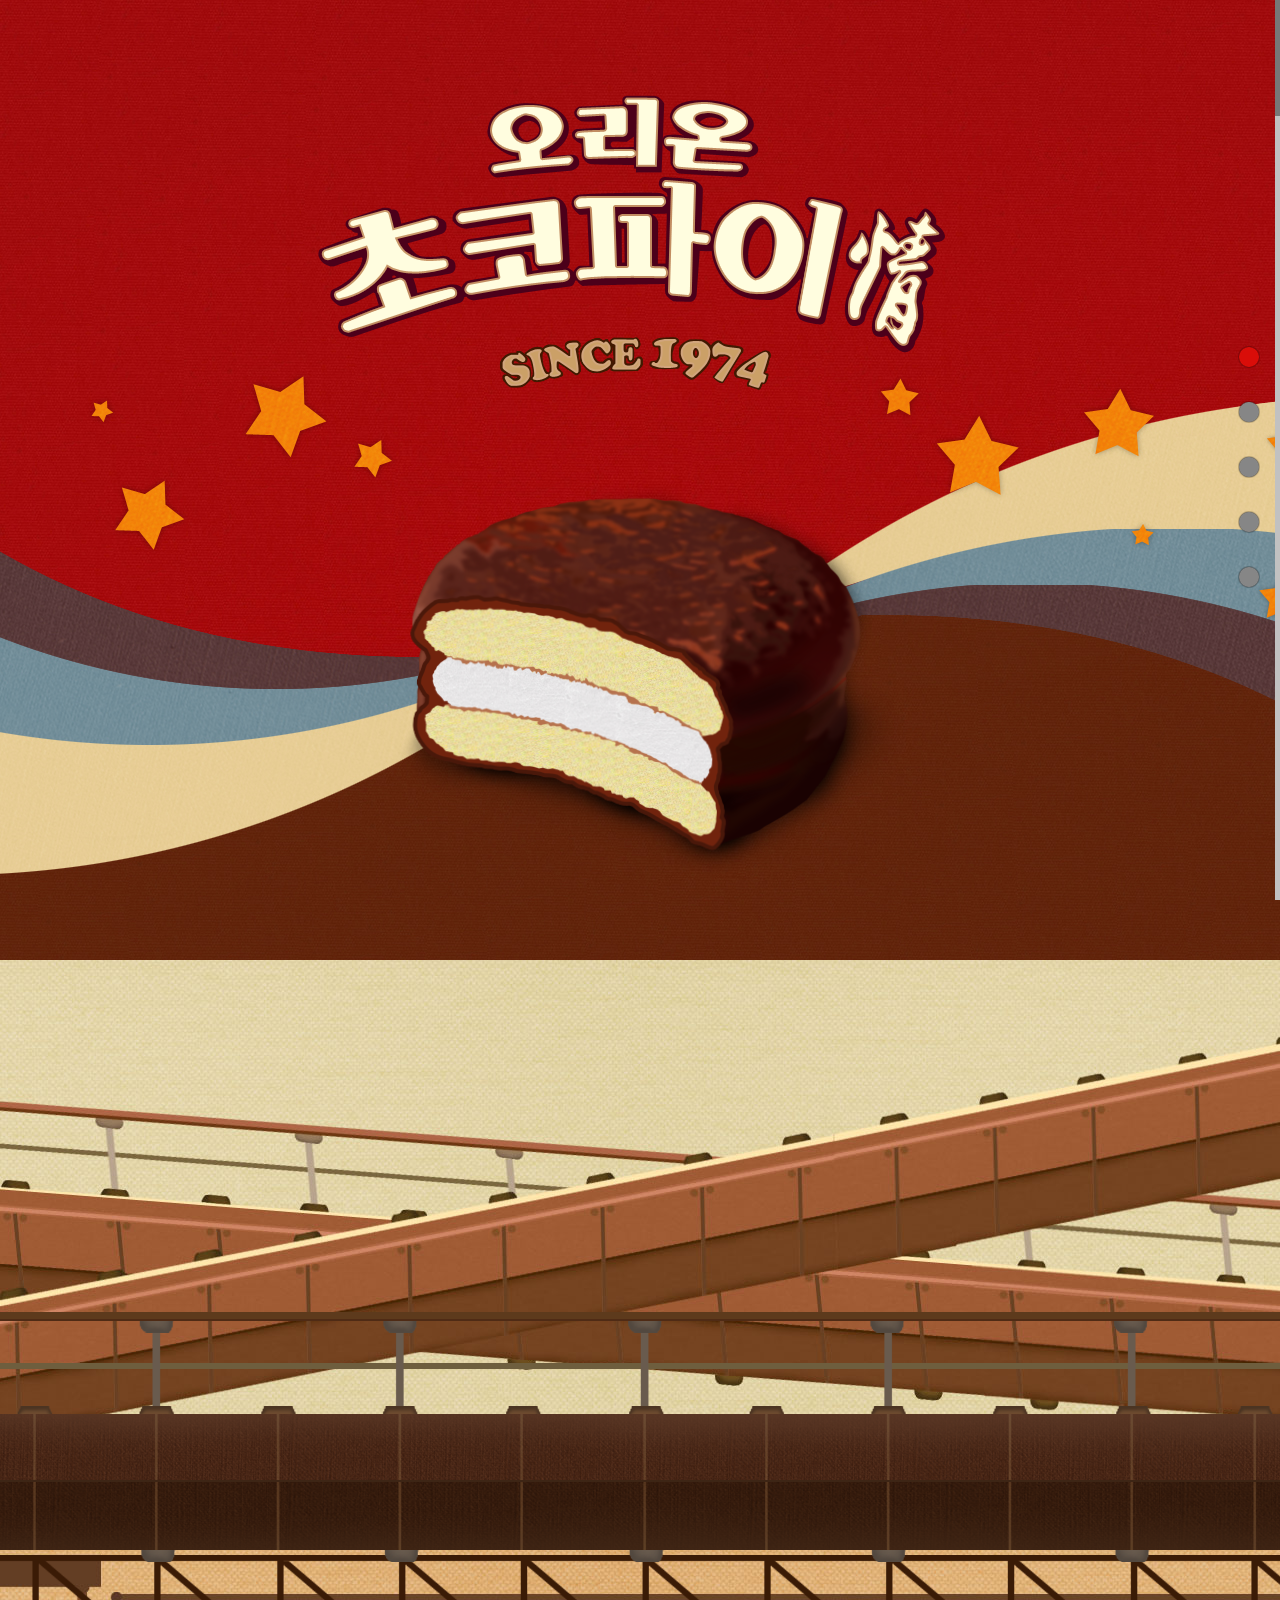
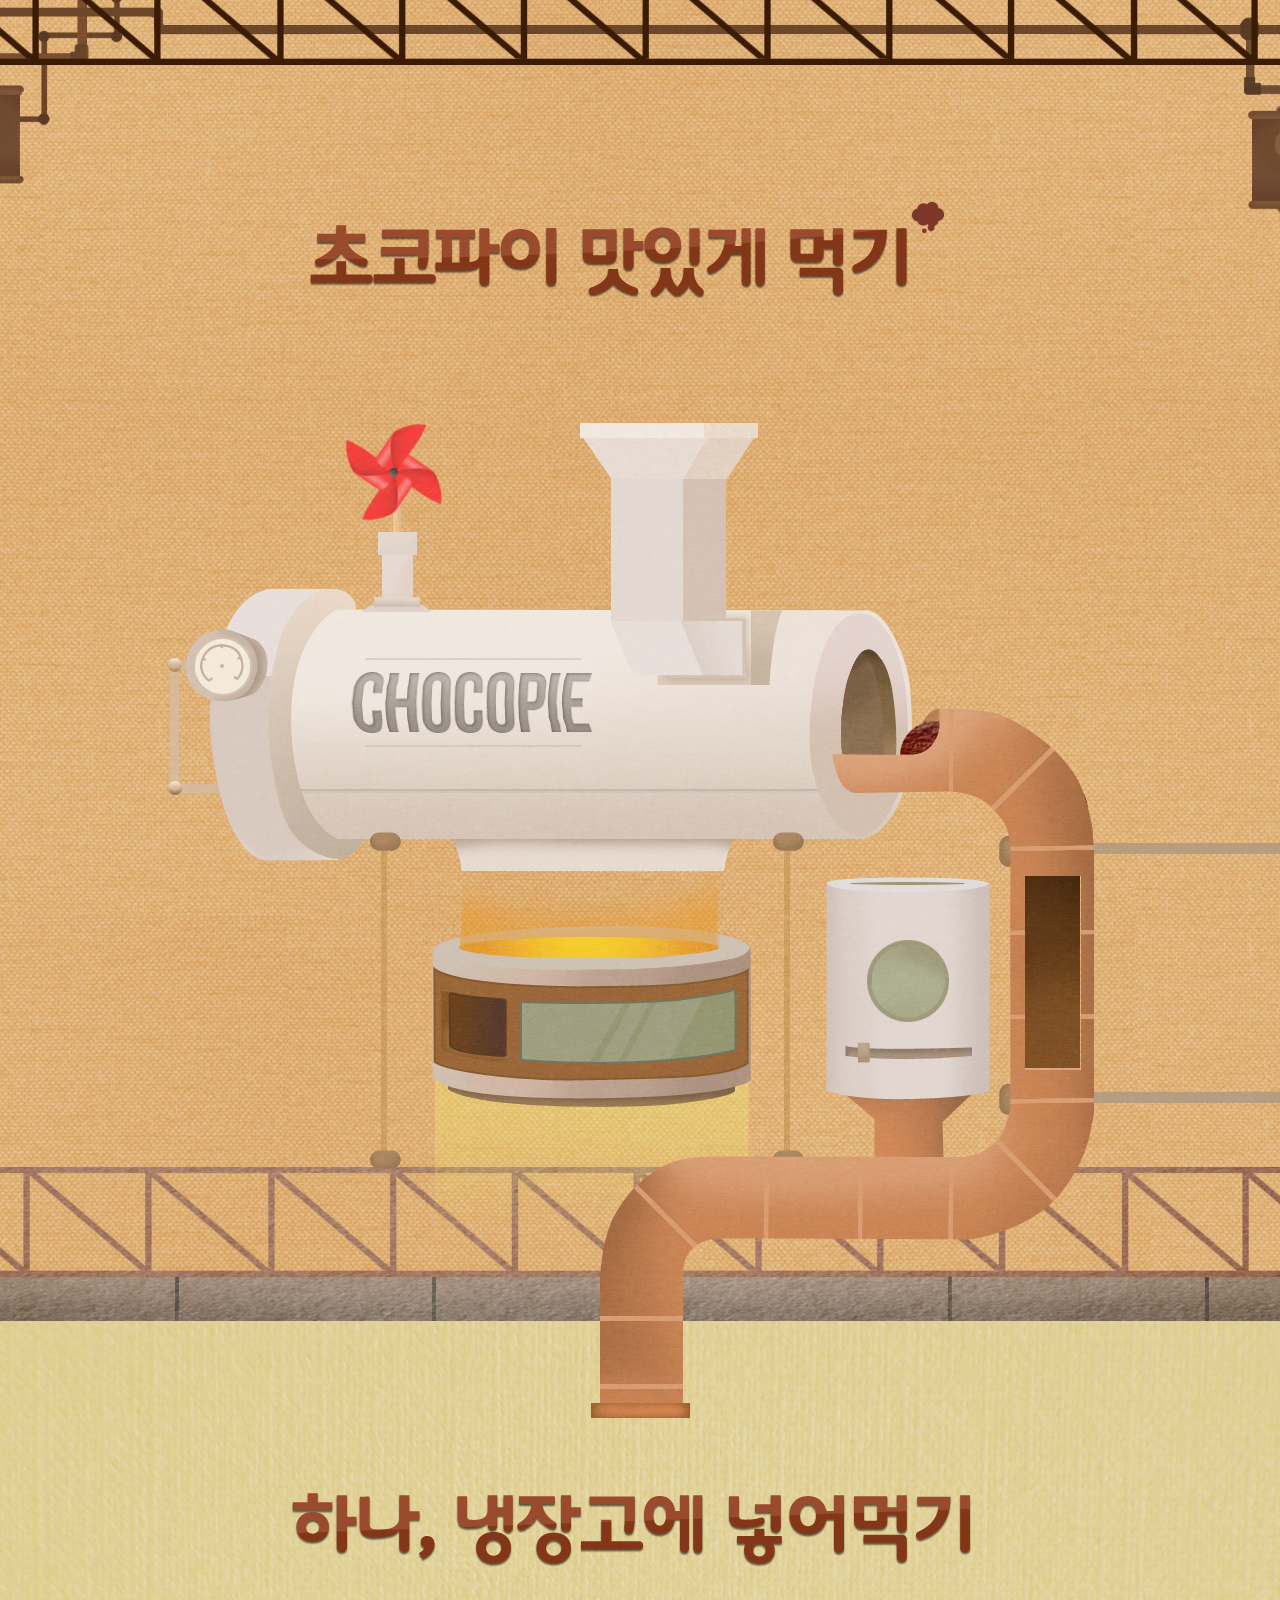
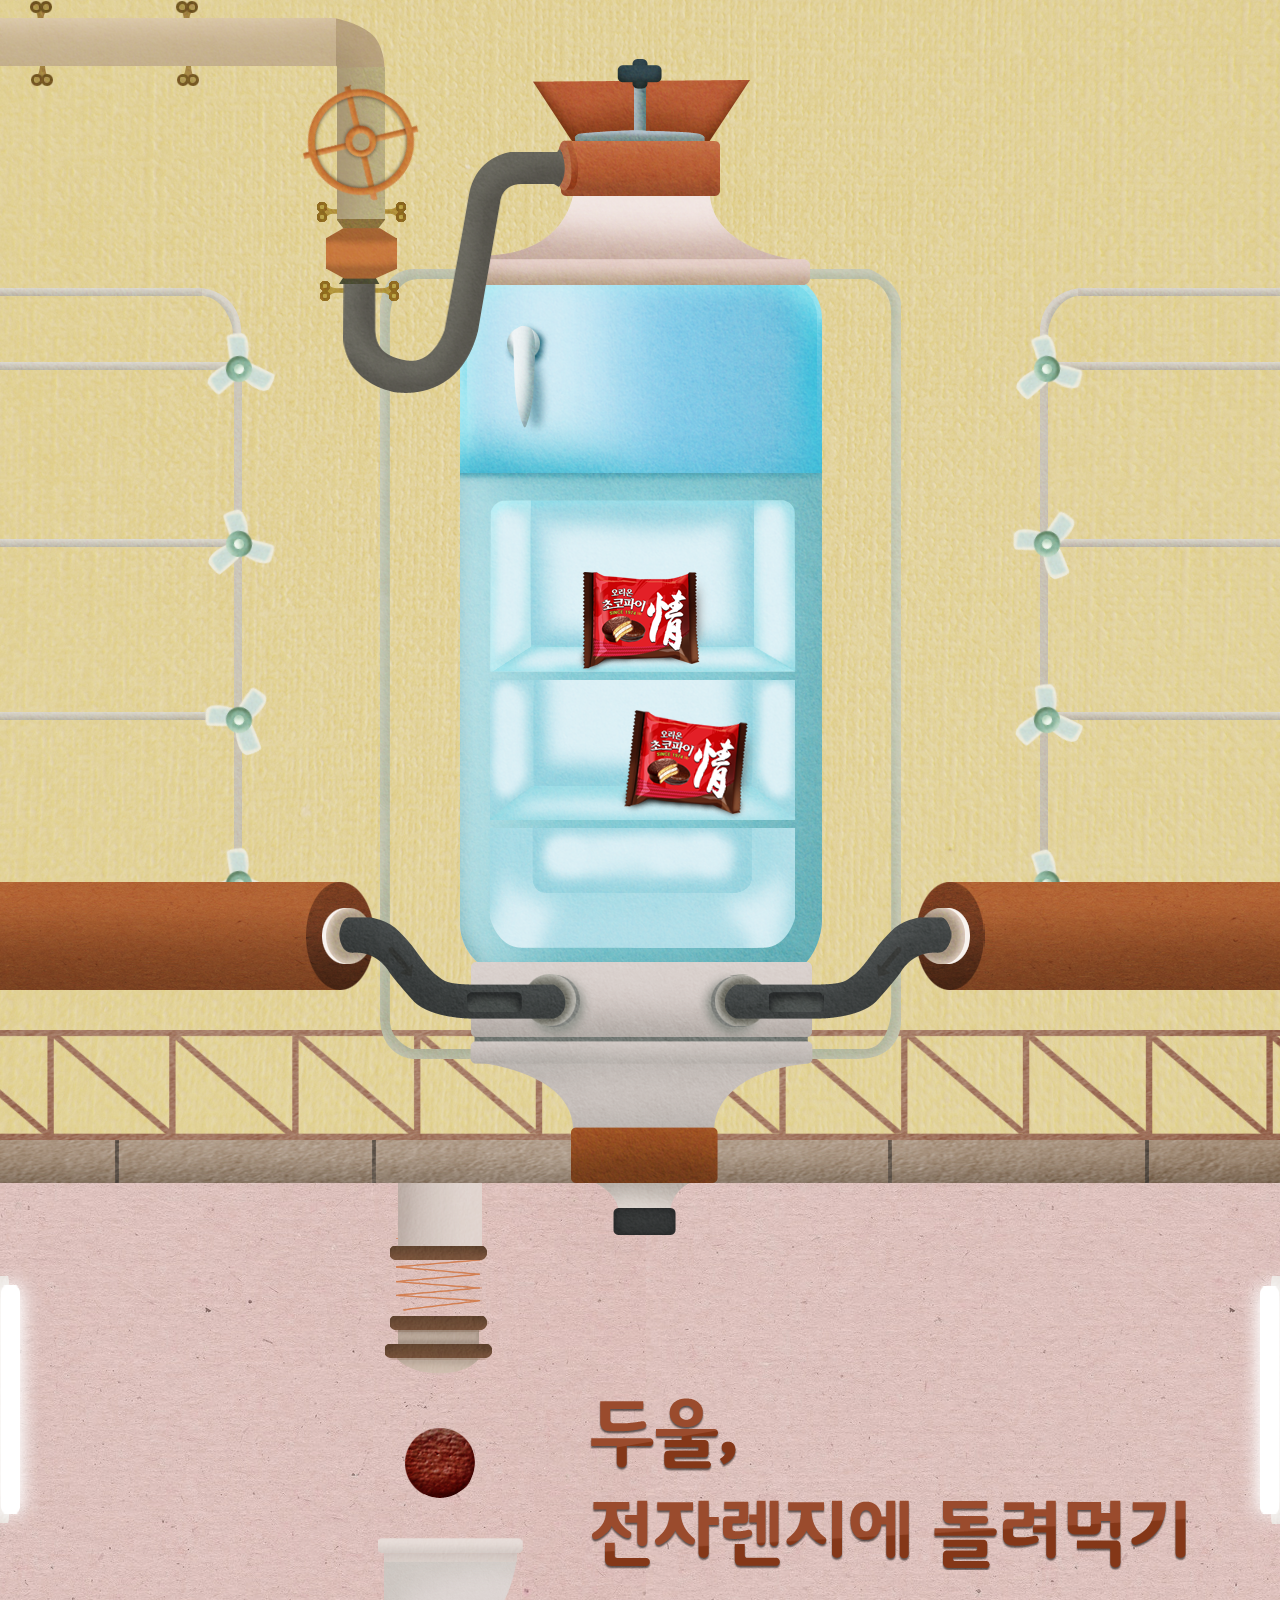
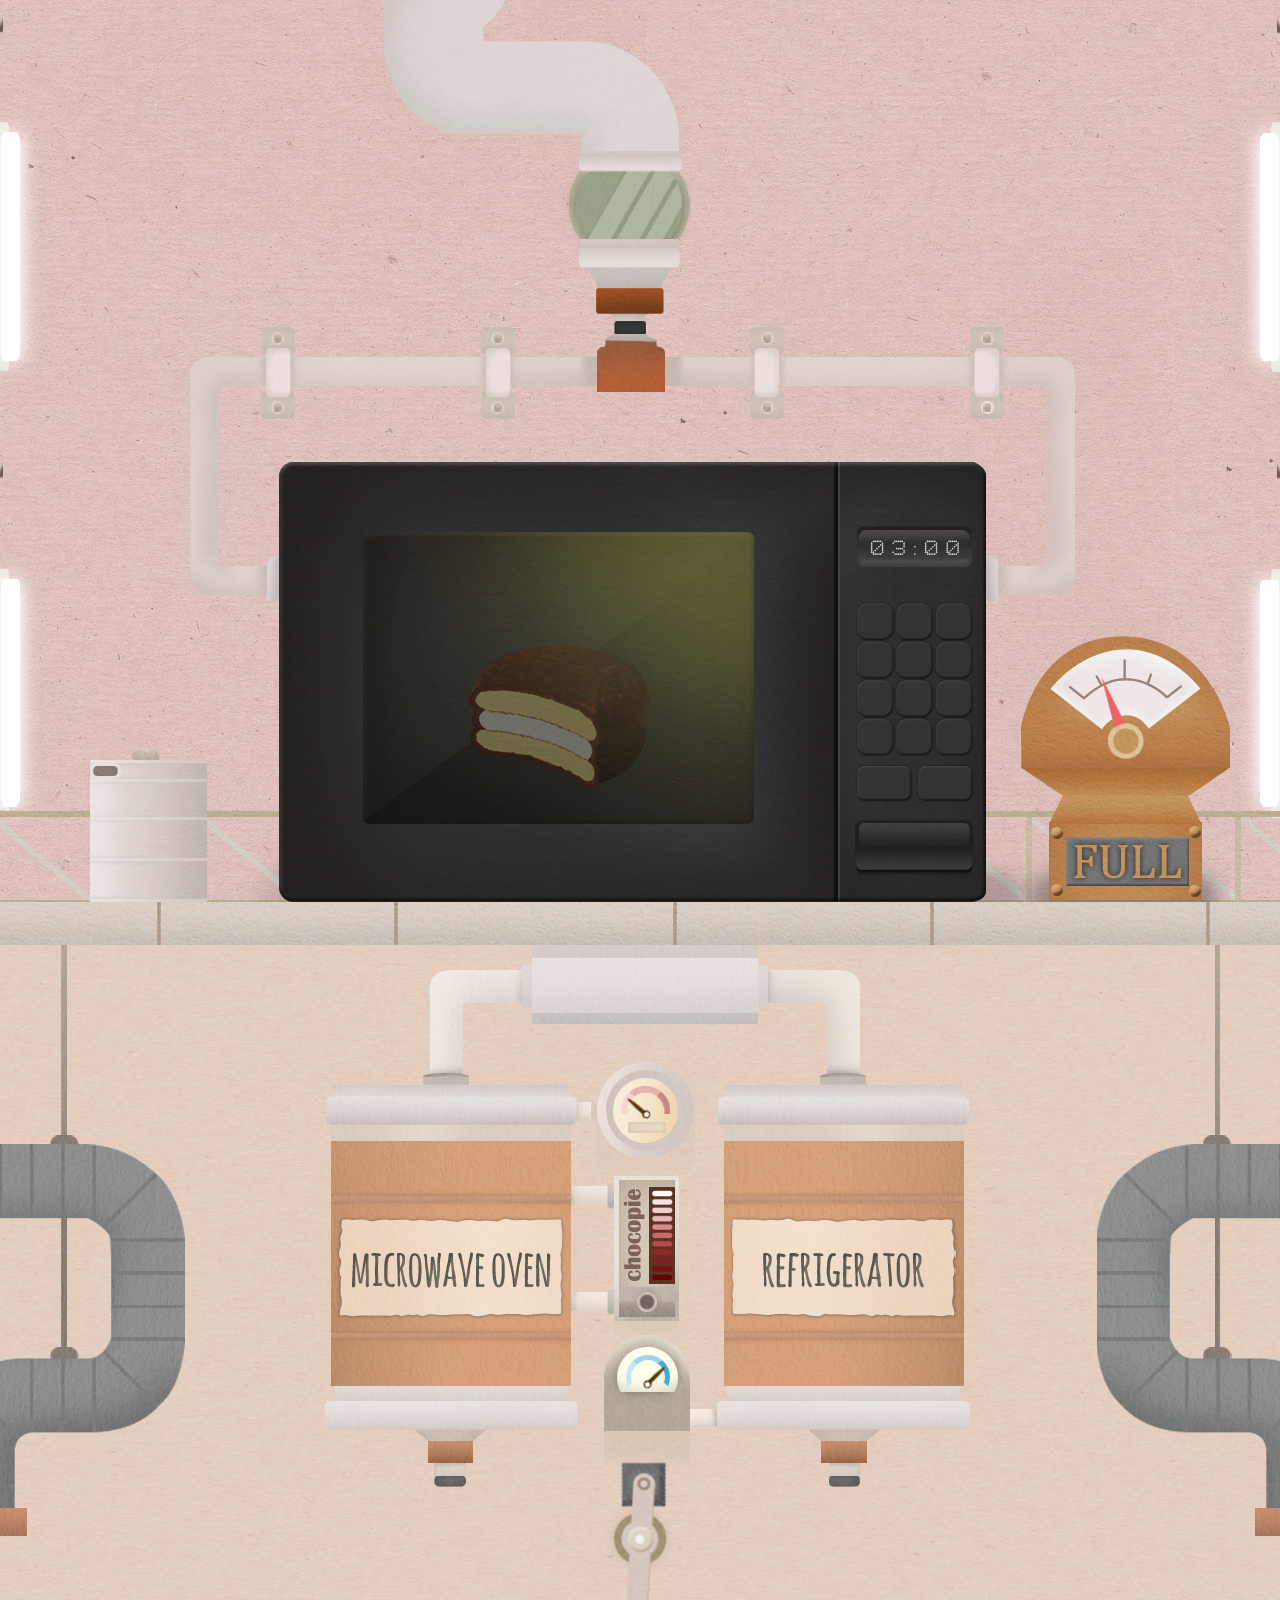
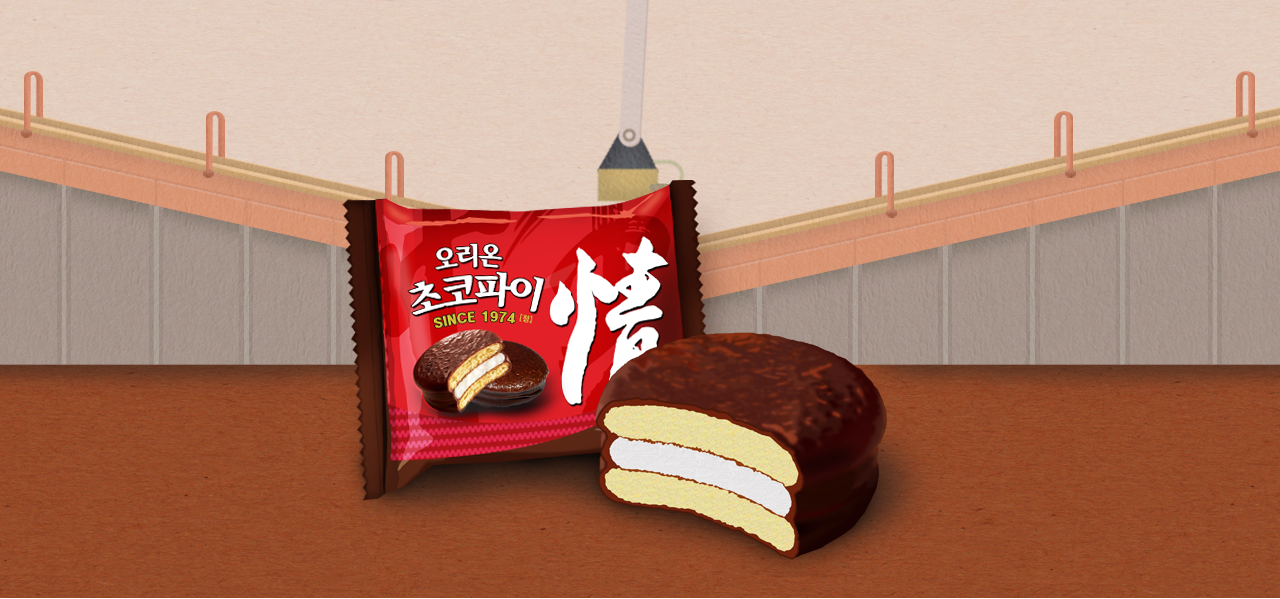
<file: index.html>
<!DOCTYPE html PUBLIC "-//W3C//DTD XHTML 1.0 Transitional//EN" "http://www.w3.org/TR/xhtml1/DTD/xhtml1-transitional.dtd">
<html xmlns="http://www.w3.org/1999/xhtml">
<head>
<meta http-equiv="Content-Type" content="text/html; charset=utf-8" />
<title>오리온 초코파이 정</title>
<link rel="stylesheet" href="css/reset.css" type="text/css" />
<link rel="stylesheet" href="css/index.css" type="text/css" />
<script type="text/javascript" src="js/jquery-1.10.1.min.js"></script>
<script type="text/javascript" src="js/jquery.easing.1.3.js"></script>
<script type="text/javascript" src="js/jquery.nicescroll.min.js"></script>
<script type="text/javascript" src="js/jQueryRotate.js"></script>
<script type="text/javascript" src="js/chocopie_common.js"></script>
</head>

<body>
<div class="posNum">스크롤값</div>

<ul class="navi">
    <li class="navi_01 on"><a href="#scene01">1</a></li>
    <li class="navi_02"><a href="#scene02">2</a></li>
    <li class="navi_03"><a href="#scene03">3</a></li>
    <li class="navi_04"><a href="#scene04">4</a></li>
    <li class="navi_05"><a href="#scene05">5</a></li>
</ul> 

<div class="wrap"><!-- wrap start -->




    <div class="scene01" id="scene01"><!-- scene01 start -->
		<div class="main_typo">
			<a href="#"><img src="images/scene01/main-typo.png"  alt="오리온 초코파이情" /></a>
		</div>
		<div class="main_choco"><img src="images/scene01/main_img.png" alt="초코파이" /></div>
	</div><!-- scene01 end -->
   
    <div class="scene02" id="scene02"><!-- scene02 start -->
		<div class="typo01"><img src="images/scene02/typo01.png" alt="초코파이 맛있게먹기" /></div>
        <div class="men"><img src="images/scene02/men.png" /></div>
        <div class="bridge"><img src="images/scene02/bridge.png" /></div>
        <div class="choco02_1"><img src="images/scene02/choco02_1.png" /></div>
        <div class="machine01_1"><img src="images/scene02/machine01_1.png" /></div>
		<div class="pipe01"><img src="images/scene02/pipe01.png" /></div>
        <div class="choco02_2"><img src="images/scene02/choco02_2.png" /></div>
        <div class="machine01_2"><img src="images/scene02/machine01_2.png" /></div>
        
		<div class="inner"><img src="images/scene02/img01.png" /></div>
        <div class="choco02_3"><img src="images/scene02/choco02_3.png" /></div>
        <div class="pipe02"><img src="images/scene02/pipe02.png" /></div>
        
        <div class="wing wind01"><img src="images/scene02/wing01.png" /></div>
    </div><!-- scene02 end -->
    
	<div class="scene03" id="scene03"><!-- scene03 start -->
 	 	<div class="typo02"><img src="images/scene03/typo02.png" alt="하나, 냉장고에 넣어먹기" /></div>
		<div class="contents">
        	<div class="side01"><img src="images/scene03/side01.png" /></div>
            <div class="side02"><img src="images/scene03/side02.png" /></div>
            <div class="center"><img src="images/scene03/center.png" /></div>
            <div class="eight">
                <div class="eight01 wind01"><img src="images/scene03/wing02_1.png" /></div>
                <div class="eight02 wind02"><img src="images/scene03/wing02_2.png" /></div>
                <div class="eight03 wind03"><img src="images/scene03/wing02_3.png" /></div>
                <div class="eight04 wind01"><img src="images/scene03/wing02_4.png" /></div>
                <div class="eight05 wind02"><img src="images/scene03/wing02_5.png" /></div>
                <div class="eight06 wind03"><img src="images/scene03/wing02_6.png" /></div>
                <div class="eight07 wind01"><img src="images/scene03/wing02_7.png" /></div>
                <div class="eight08 wind02"><img src="images/scene03/wing02_8.png" /></div>
            </div>
        </div>  
        <div class="machine02_2"><img src="images/scene03/machine02_2.png" /></div>
        <div class="machine02_2_on"><img src="images/scene03/machine02_2_on.png" /></div>
        <div class="machine02_1"><img src="images/scene03/machine02_1.png" /></div>
        <div class="machine02_3"><img src="images/scene03/machine02_3.png" /></div>
        <div class="handle wind03"><img src="images/scene03/handle.png" /></div>
	</div><!-- scene03 end -->
    
	<div class="scene04" id="scene04"><!-- scene04 start -->
    	<div class="typo03"><img src="images/scene04/typo03.png" alt="두울, 전자렌지에 돌려먹기" /></div>
        <div class="choco04_1"><img src="images/scene04/choco04_1.png" /></div>
        
        <div class="punch02">
        	<img src="images/scene04/punch02.png" class="punch" />
            <p><img src="images/scene04/punch03.png" /></p>
        </div>
		<div class="punch01"><img src="images/scene04/punch01.png" /></div>
		<div class="light01"><img src="images/scene04/light01.png" /></div>
        <div class="light02"><img src="images/scene04/light02.png" /></div>
		<div class="fence"><img src="images/scene04/fence.png" /></div>
		<div class="machine03"><img src="images/scene04/machine03.png" /></div>
		<div class="drum"><img src="images/scene04/drum.png" /></div>
        <div class="full01"><img src="images/scene04/full01.png" /></div>
        <div class="full02 wind06"><img src="images/scene04/full02.png" /></div>
        <div class="floor"><img src="images/scene04/floor.png" /></div>
	</div><!-- scene04 end -->
    
    <div class="scene05" id="scene05"><!-- scene05 start -->
		<div class="pipe03"><img src="images/scene05/pipe03.png" /></div>
		<div class="pipe04"><img src="images/scene05/pipe04.png" /></div>
        <div class="machine04"><img src="images/scene05/machine04.png" /></div>
        <div class="light"><img src="images/scene05/light.png" /></div>
        <div class="arrow01 wind04"><img src="images/scene05/arrow1_01.png" /></div>
        <div class="arrow02 wind05"><img src="images/scene05/arrow1_02.png" /></div>
      <div class="end01"><img src="images/scene05/end01.png" /></div>
		<div class="end02"><img src="images/scene05/end02.png" /></div>
		<div class="choco05_1"><img src="images/scene05/choco05_1.png" /></div>
		<div class="choco05_2"><img src="images/scene05/choco05_2.png" /></div>
		<div class="end01_1"><img src="images/scene05/end01_1.png" /></div>
		<div class="end02_1"><img src="images/scene05/end02_1.png" /></div>
		
        <div class="tongs" id="tongs">
        	<div style="display:block;"><img src="images/scene05/tongs01.png" /></div>
        	<div><img src="images/scene05/tongs02.png" /></div>
        	<div><img src="images/scene05/tongs03.png" /></div>
        	<div><img src="images/scene05/tongs04.png" /></div>
        	<div><img src="images/scene05/tongs05.png" /></div>
        	<div><img src="images/scene05/tongs06.png" /></div>
        	<div><img src="images/scene05/tongs07.png" /></div>
        	<div><img src="images/scene05/tongs08.png" /></div>
        	<div><img src="images/scene05/tongs09.png" /></div>
        	<div><img src="images/scene05/tongs10.png" /></div>
        </div>
        
        <div class="end_img"><img src="images/scene05/end_img.png" /></div>
	</div><!-- scene05 end -->
   
    
    
    
</div>

</body>
</html>
</file>
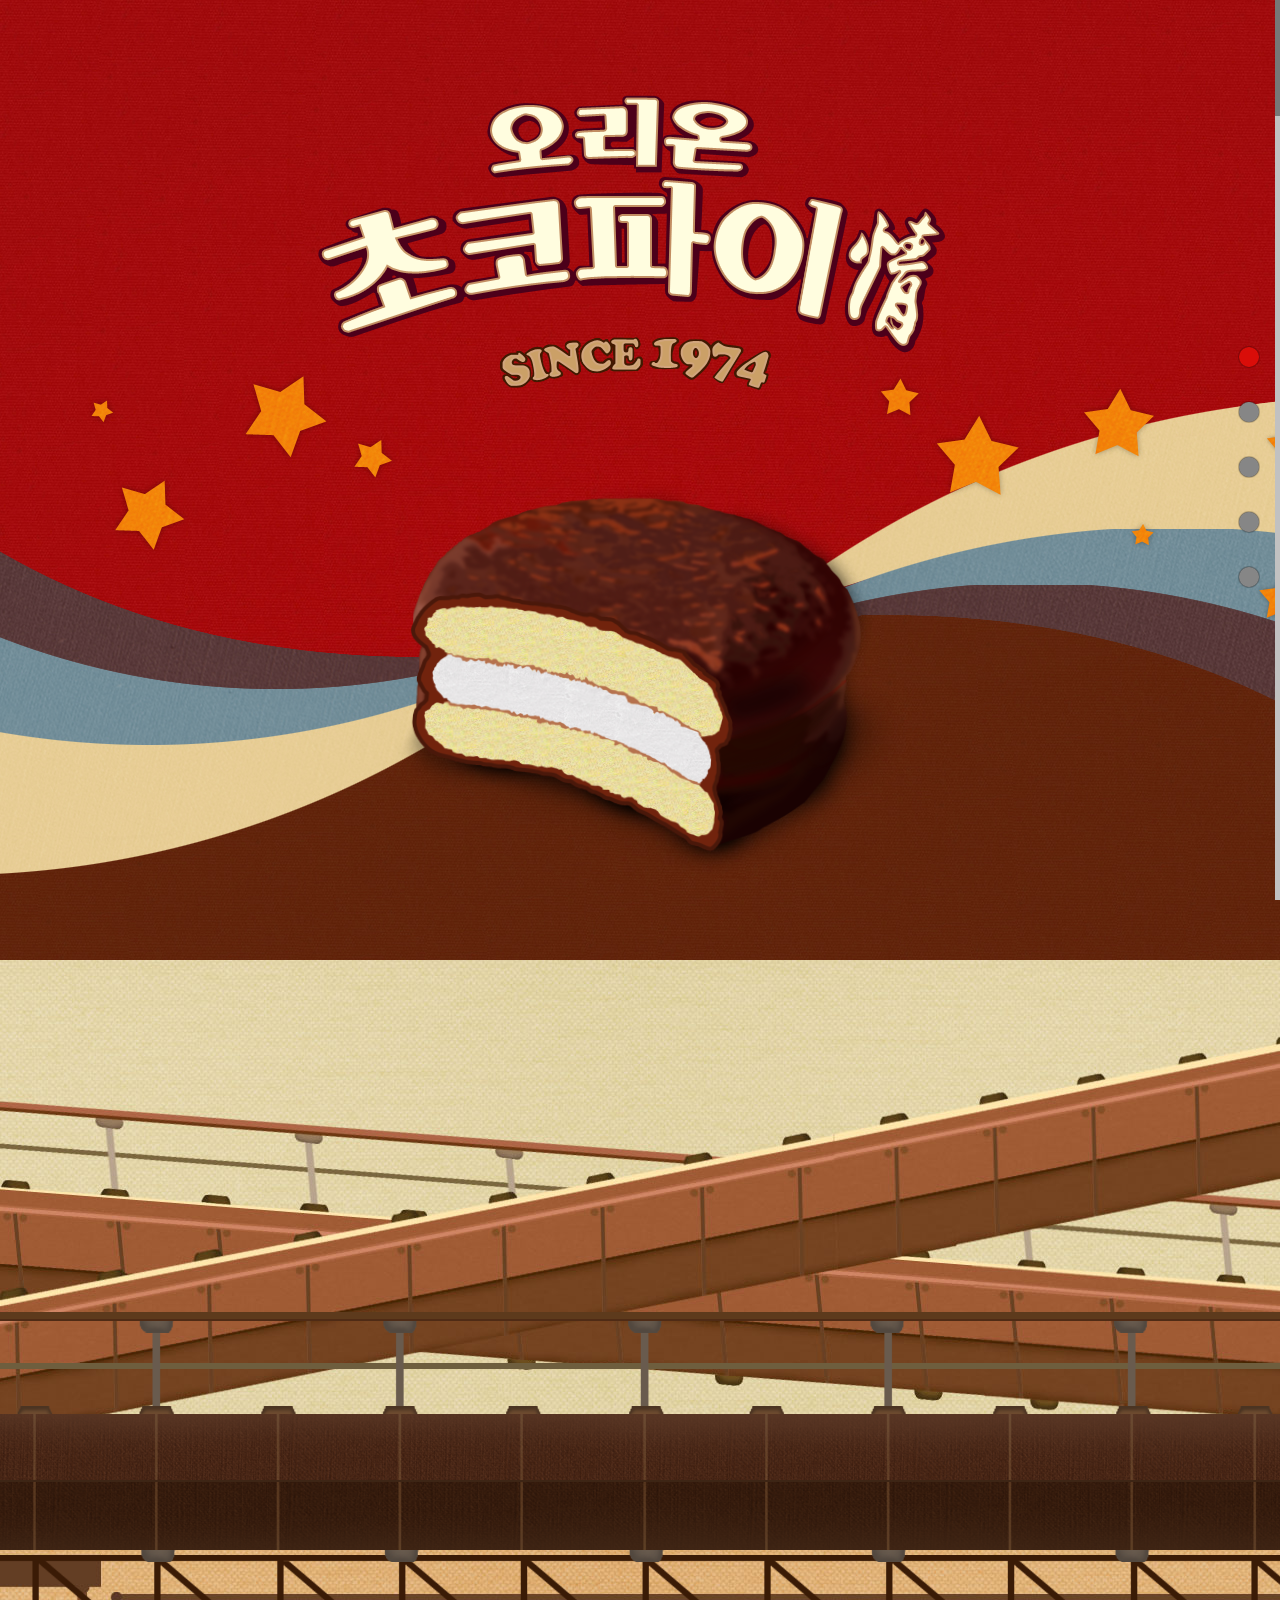
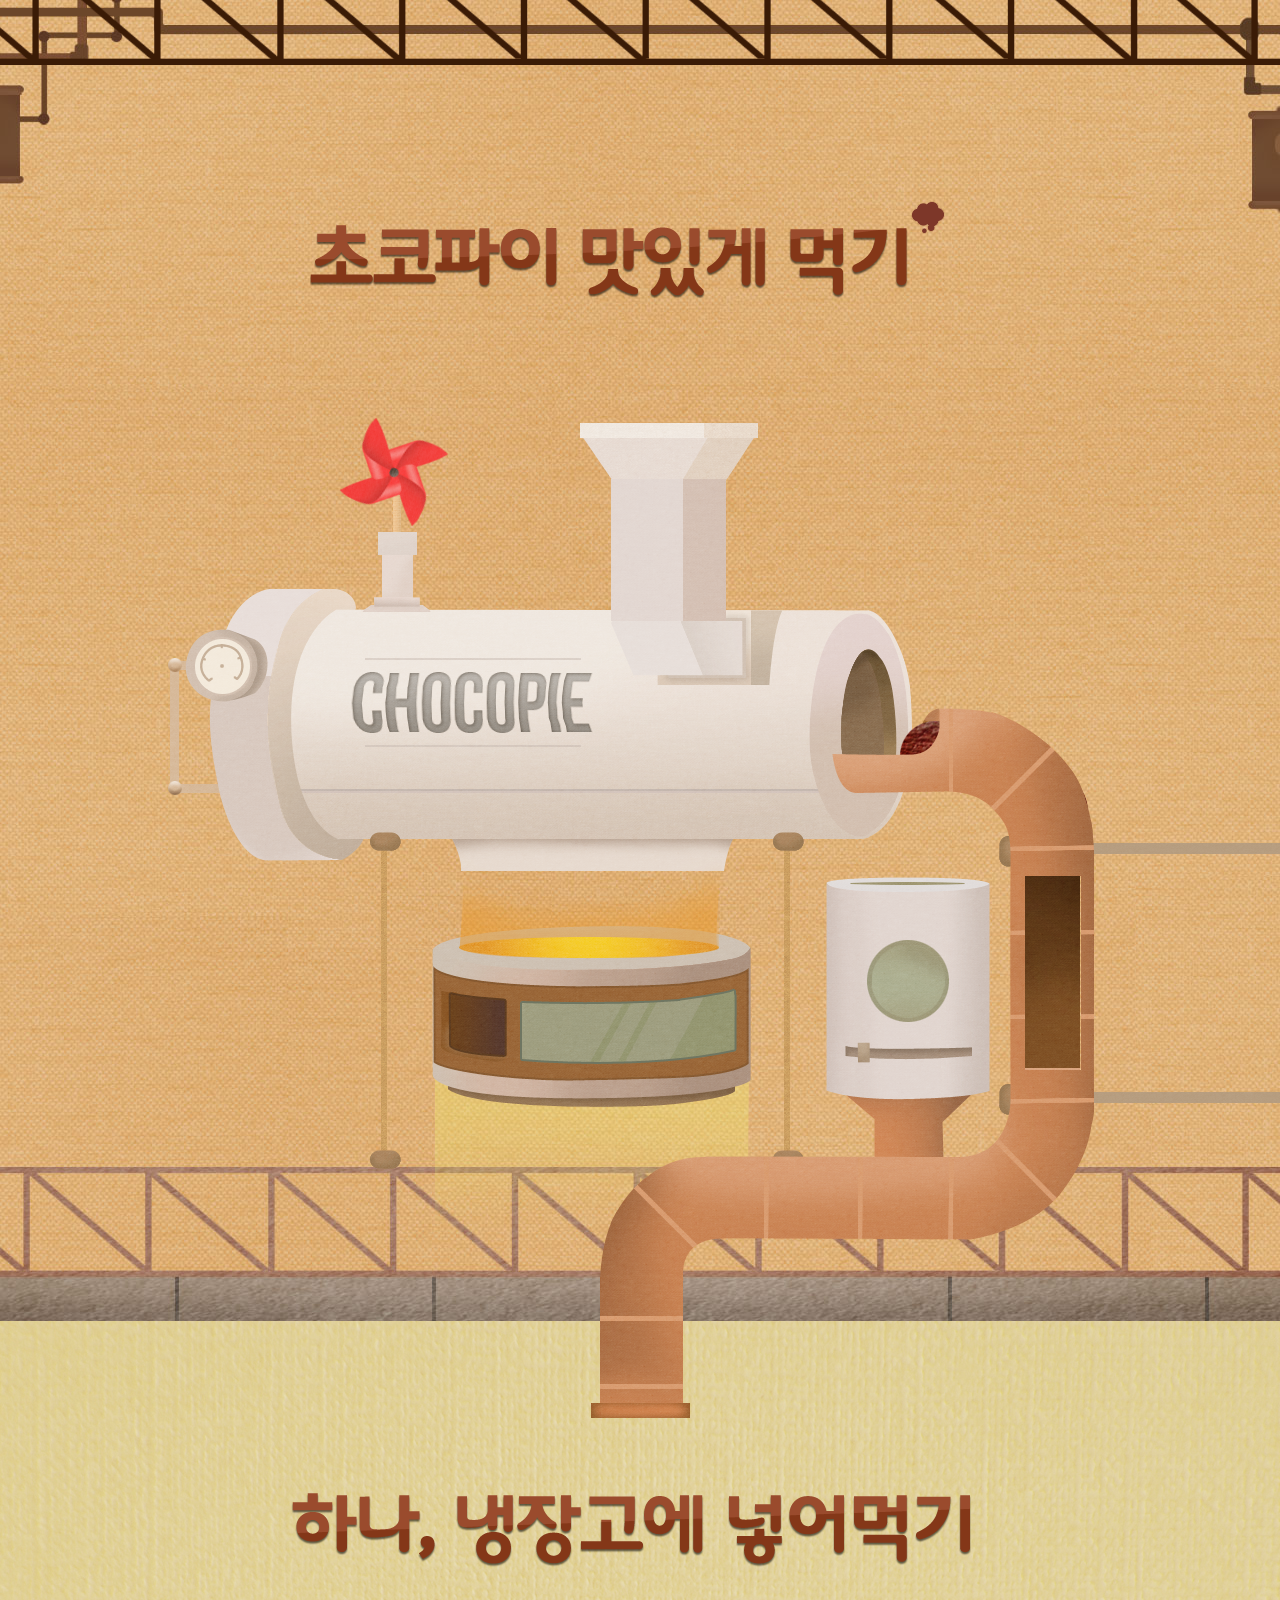
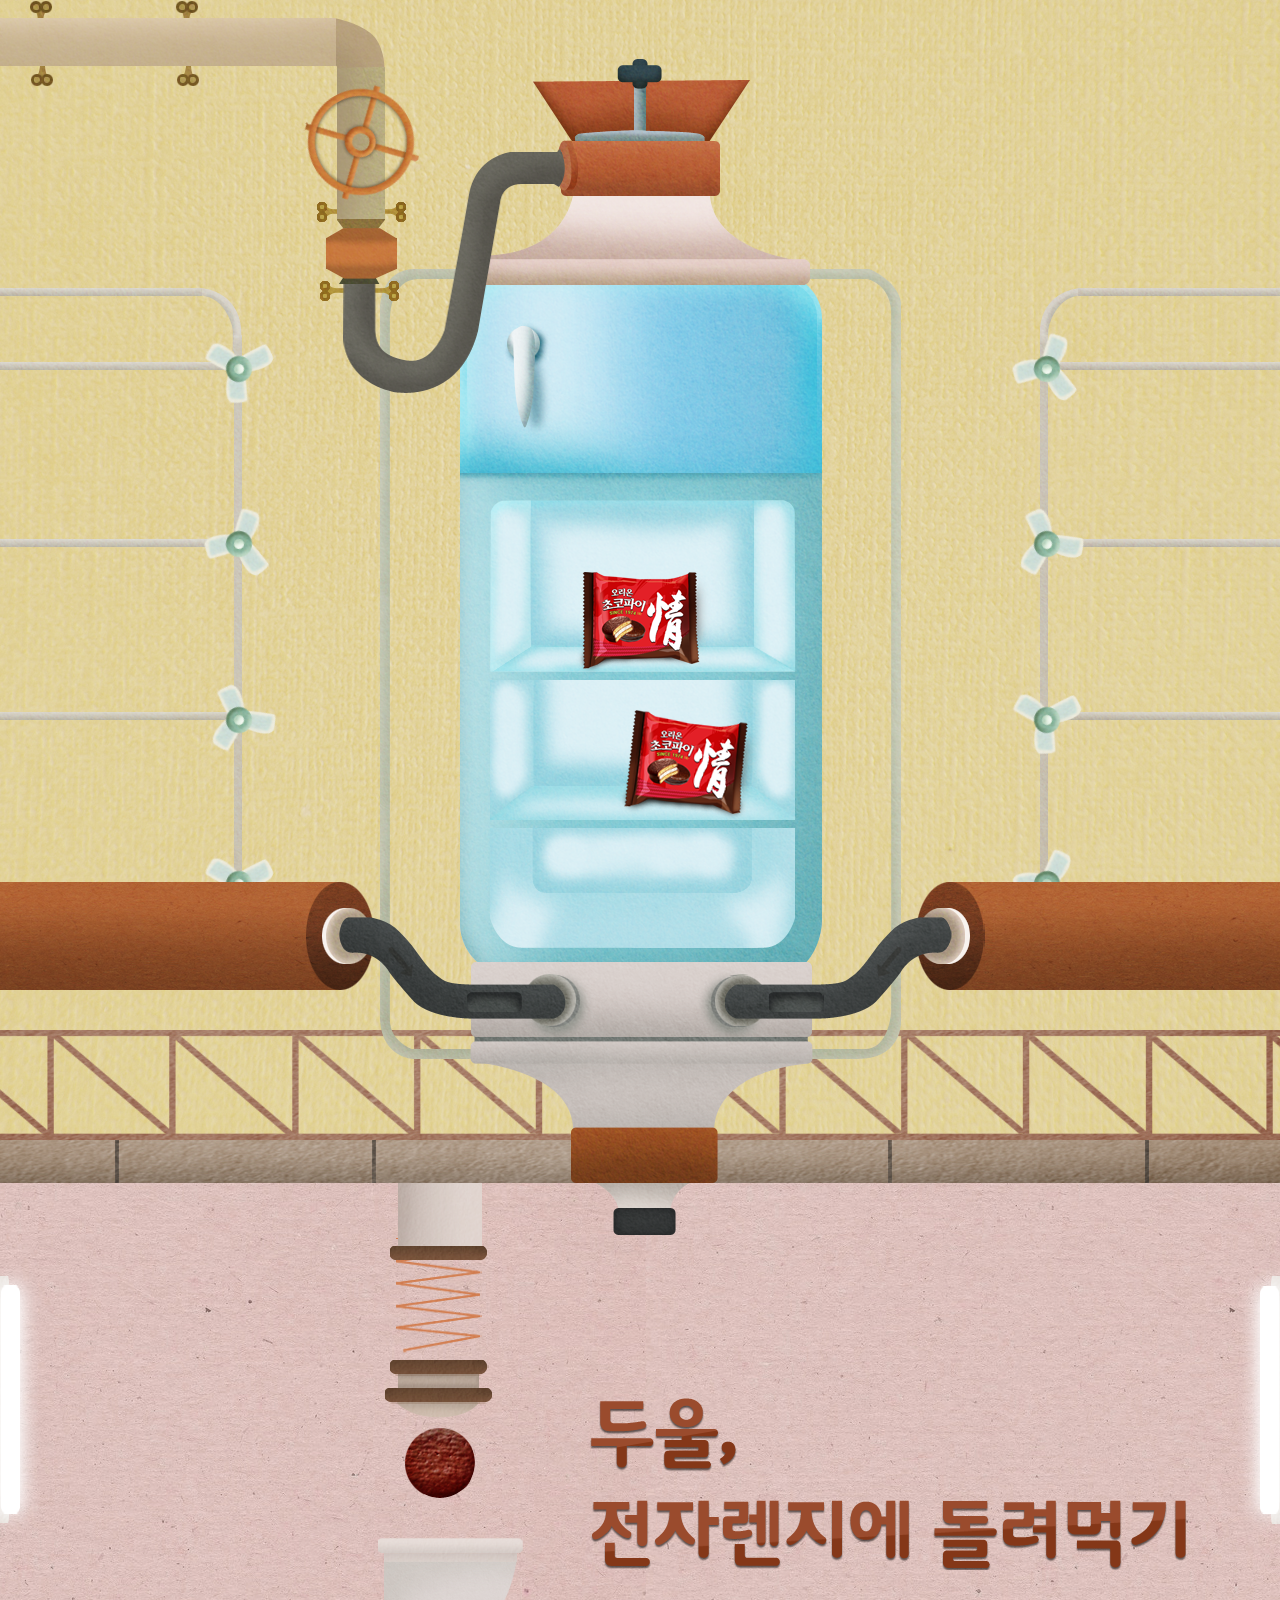
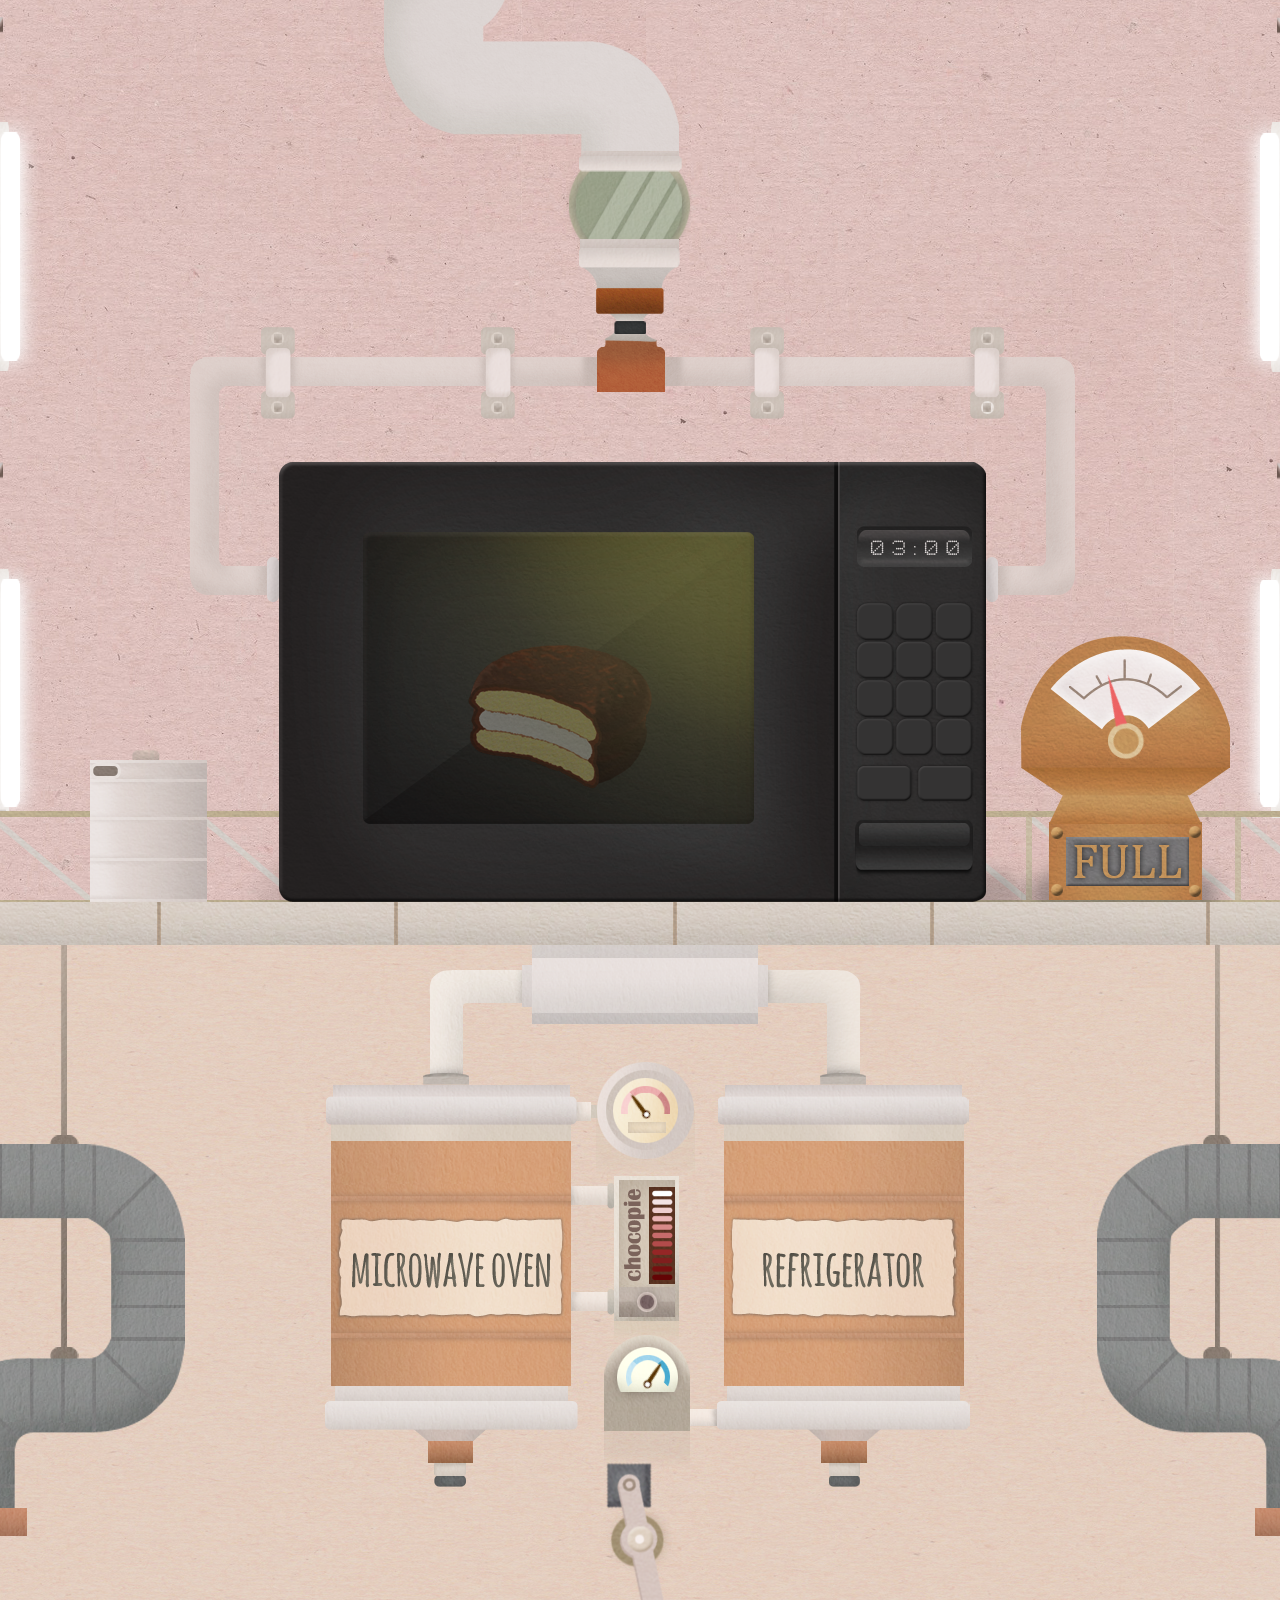
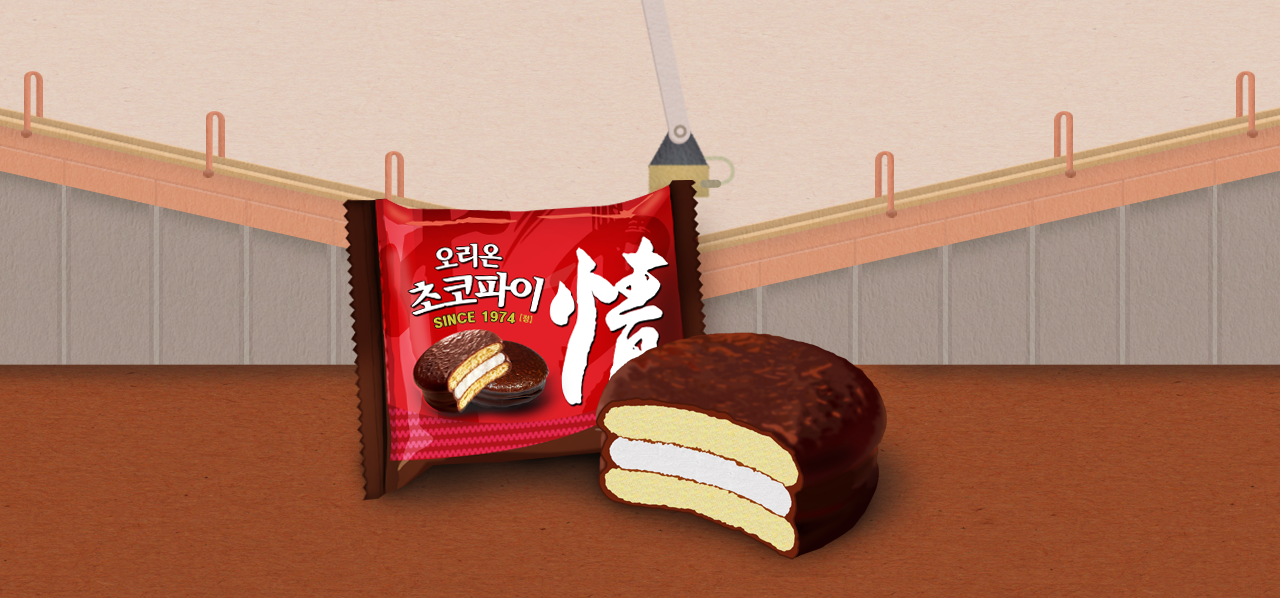
<file: chocopie.html>
<!DOCTYPE html PUBLIC "-//W3C//DTD XHTML 1.0 Transitional//EN" "http://www.w3.org/TR/xhtml1/DTD/xhtml1-transitional.dtd">
<html xmlns="http://www.w3.org/1999/xhtml">
<head>
<meta http-equiv="Content-Type" content="text/html; charset=utf-8" />
<title>오리온 초코파이 정</title>
<link href="css/reset.css" rel="stylesheet" type="text/css" />
<link href="css/chocopie.css" rel="stylesheet" type="text/css" />
<script type="text/javascript" src="js/jquery-1.10.1.min.js"></script>
<script type="text/javascript" src="js/jquery.easing.1.3.js"></script>
<script type="text/javascript" src="js/jquery.nicescroll.min.js"></script>
<script type="text/javascript" src="js/jQueryRotate.js"></script>
<script type="text/javascript" src="js/chocopie_common.js"></script>
</head>

<body>
<div class="posNum">스크롤값</div>

<ul class="navi">
    <li class="navi_01 on"><a href="#scene01">1</a></li>
    <li class="navi_02"><a href="#scene02">2</a></li>
    <li class="navi_03"><a href="#scene03">3</a></li>
    <li class="navi_04"><a href="#scene04">4</a></li>
    <li class="navi_05"><a href="#scene05">5</a></li>
</ul> 

<div class="wrap"><!-- wrap start -->




    <div class="scene01" id="scene01"><!-- scene01 start -->
		<div class="main_typo">
			<a href="#"><img src="images/scene01/main-typo.png"  alt="오리온 초코파이情" /></a>
		</div>
		<div class="main_choco"><img src="images/scene01/main_img.png" alt="초코파이" /></div>
	</div><!-- scene01 end -->
   
    <div class="scene02" id="scene02"><!-- scene02 start -->
		<div class="typo01"><img src="images/scene02/typo01.png" alt="초코파이 맛있게먹기" /></div>
        <div class="men"><img src="images/scene02/men.png" /></div>
        <div class="bridge"><img src="images/scene02/bridge.png" /></div>
        <div class="choco02_1"><img src="images/scene02/choco02_1.png" /></div>
        <div class="machine01_1"><img src="images/scene02/machine01_1.png" /></div>
		<div class="pipe01"><img src="images/scene02/pipe01.png" /></div>
        <div class="choco02_2"><img src="images/scene02/choco02_2.png" /></div>
        <div class="machine01_2"><img src="images/scene02/machine01_2.png" /></div>
        
		<div class="inner"><img src="images/scene02/img01.png" /></div>
        <div class="choco02_3"><img src="images/scene02/choco02_3.png" /></div>
        <div class="pipe02"><img src="images/scene02/pipe02.png" /></div>
        
        <div class="wing wind01"><img src="images/scene02/wing01.png" /></div>
    </div><!-- scene02 end -->
    
	<div class="scene03" id="scene03"><!-- scene03 start -->
 	 	<div class="typo02"><img src="images/scene03/typo02.png" alt="하나, 냉장고에 넣어먹기" /></div>
		<div class="contents">
        	<div class="side01"><img src="images/scene03/side01.png" /></div>
            <div class="side02"><img src="images/scene03/side02.png" /></div>
            <div class="center"><img src="images/scene03/center.png" /></div>
            <div class="eight">
                <div class="eight01 wind01"><img src="images/scene03/wing02_1.png" /></div>
                <div class="eight02 wind02"><img src="images/scene03/wing02_2.png" /></div>
                <div class="eight03 wind03"><img src="images/scene03/wing02_3.png" /></div>
                <div class="eight04 wind01"><img src="images/scene03/wing02_4.png" /></div>
                <div class="eight05 wind02"><img src="images/scene03/wing02_5.png" /></div>
                <div class="eight06 wind03"><img src="images/scene03/wing02_6.png" /></div>
                <div class="eight07 wind01"><img src="images/scene03/wing02_7.png" /></div>
                <div class="eight08 wind02"><img src="images/scene03/wing02_8.png" /></div>
            </div>
        </div>  
        <div class="machine02_2"><img src="images/scene03/machine02_2.png" /></div>
        <div class="machine02_2_on"><img src="images/scene03/machine02_2_on.png" /></div>
        <div class="machine02_1"><img src="images/scene03/machine02_1.png" /></div>
        <div class="machine02_3"><img src="images/scene03/machine02_3.png" /></div>
        <div class="handle wind03"><img src="images/scene03/handle.png" /></div>
	</div><!-- scene03 end -->
    
	<div class="scene04" id="scene04"><!-- scene04 start -->
    	<div class="typo03"><img src="images/scene04/typo03.png" alt="두울, 전자렌지에 돌려먹기" /></div>
        <div class="choco04_1"><img src="images/scene04/choco04_1.png" /></div>
        
        <div class="punch02">
        	<img src="images/scene04/punch02.png" class="punch" />
            <p><img src="images/scene04/punch03.png" /></p>
        </div>
		<div class="punch01"><img src="images/scene04/punch01.png" /></div>
		<div class="light01"><img src="images/scene04/light01.png" /></div>
        <div class="light02"><img src="images/scene04/light02.png" /></div>
		<div class="fence"><img src="images/scene04/fence.png" /></div>
		<div class="machine03"><img src="images/scene04/machine03.png" /></div>
		<div class="drum"><img src="images/scene04/drum.png" /></div>
        <div class="full01"><img src="images/scene04/full01.png" /></div>
        <div class="full02 wind06"><img src="images/scene04/full02.png" /></div>
        <div class="floor"><img src="images/scene04/floor.png" /></div>
	</div><!-- scene04 end -->
    
    <div class="scene05" id="scene05"><!-- scene05 start -->
		<div class="pipe03"><img src="images/scene05/pipe03.png" /></div>
		<div class="pipe04"><img src="images/scene05/pipe04.png" /></div>
        <div class="machine04"><img src="images/scene05/machine04.png" /></div>
        <div class="light"><img src="images/scene05/light.png" /></div>
        <div class="arrow01 wind04"><img src="images/scene05/arrow1_01.png" /></div>
        <div class="arrow02 wind05"><img src="images/scene05/arrow1_02.png" /></div>
      <div class="end01"><img src="images/scene05/end01.png" /></div>
		<div class="end02"><img src="images/scene05/end02.png" /></div>
		<div class="choco05_1"><img src="images/scene05/choco05_1.png" /></div>
		<div class="choco05_2"><img src="images/scene05/choco05_2.png" /></div>
		<div class="end01_1"><img src="images/scene05/end01_1.png" /></div>
		<div class="end02_1"><img src="images/scene05/end02_1.png" /></div>
		
        <div class="tongs" id="tongs">
        	<div style="display:block;"><img src="images/scene05/tongs01.png" /></div>
        	<div><img src="images/scene05/tongs02.png" /></div>
        	<div><img src="images/scene05/tongs03.png" /></div>
        	<div><img src="images/scene05/tongs04.png" /></div>
        	<div><img src="images/scene05/tongs05.png" /></div>
        	<div><img src="images/scene05/tongs06.png" /></div>
        	<div><img src="images/scene05/tongs07.png" /></div>
        	<div><img src="images/scene05/tongs08.png" /></div>
        	<div><img src="images/scene05/tongs09.png" /></div>
        	<div><img src="images/scene05/tongs10.png" /></div>
        </div>
        
        <div class="end_img"><img src="images/scene05/end_img.png" /></div>
	</div><!-- scene05 end -->
   
    
    
    
</div>

</body>
</html>
</file>
<file: css/index.css>
@charset "utf-8";
/* CSS Document */
.posNum{
	position:fixed;
	left:50%;
	top:50%;
	width:300px;
	height:50px;
	margin:-25px 0 0 -150px;
	background:#111;
	color:#fff;
	font-size:20px;
	font-weight:bold;
	text-align:center;
	line-height:50px;
	z-index:9999;
	display:none;
}

.wrap{
	position:relative;
	overflow:hidden;
	margin:0 auto;	
}

.wrap > div{	
	position:relative;
}



.navi{
	position:fixed;
	right:20px;
	top:50%;
	margin-top:-104px;
	z-index:99;
}

.navi > li{
	margin-bottom:33px;
}

.navi > li a{
	display:block;
	width:22px;
	height:22px;
	text-indent:-9999px;
	background:url(../images/common/navi02.png) no-repeat left top;
}

.navi > .navi_01.on a,
.navi > .navi_01 a:hover{
	background:url(../images/common/navi01.png) no-repeat left top;
}

.navi > .navi_02.on a,
.navi > .navi_02 a:hover{
	background:url(../images/common/navi01.png) no-repeat left top;
}

.navi > .navi_03.on a,
.navi > .navi_03 a:hover{
	background:url(../images/common/navi01.png) no-repeat left top;
}

.navi > .navi_04.on a,
.navi > .navi_04 a:hover{
	background:url(../images/common/navi01.png) no-repeat left top;
}

.navi > .navi_05.on a,
.navi > .navi_05 a:hover{
	background:url(../images/common/navi01.png) no-repeat left top;
}



/* scene01 */
.scene01{
	height:960px;
	background:url(../images/scene01/bg01.jpg) no-repeat center top;
}

.scene01 .main_typo{
	position:absolute;
	top:95px;
	left:50%;
	margin-left:-324px;		
}

.scene01 .main_choco{
	position:absolute;
	top:476px;
	left:50%;
	margin-left:-250px;	
}




/* scene02 */
.scene02{
	height:1961px;
	background:url(../images/scene02/bg02.jpg) no-repeat center top;
}

.scene02 .typo01{
	position:absolute;
	top:841px;
	left:50%;
	margin-left:-330px;
}

.scene02 .men{
	position:absolute;
	top:247px;
	left:50%;
	margin-left:-900px;	
}

.scene02 .bridge{
	position:absolute;
	top:352px;
	left:50%;
	margin-left:-1000px;	
}


.scene02 .choco02_1{
	position:absolute;
	top:955px;
	left:50%;
	margin-left:-5px;
}

.scene02 .machine01_1{
	position:absolute;
	top:1249px;
	left:50%;
	margin-left:198px;
}

.scene02 .pipe01{
	position:absolute;
	top:1348px;
	left:50%;
	margin-left:278px;	
}

.scene02 .choco02_2{
	position:absolute;
	top:1353px;
	left:50%;
	margin-left:212px;	
}

.scene02 .machine01_2{
	position:absolute;
	top:1063px;
	left:50%;
	margin-left:-473px;
}



.scene02 .inner{
	position:absolute;
	top:1516px;
	left:50%;
	margin-left:384px;
}
.scene02 .choco02_3{
	position:absolute;
	top:1516px;
	left:50%;
	margin-left:378px;	
}
.scene02 .pipe02{
	position:absolute;
	top:1348px;
	left:50%;
	margin-left:-49px;
	z-index:2;	
}



.scene02 .wing{
	position:absolute;
	top:1069px;
	left:50%;
	margin-left:-289px;	
}




/* scene03 */
.scene03{
	height:1462px;
	background:url(../images/scene03/bg03.jpg) no-repeat center top;
}

.scene03 .typo02{
	position:absolute;
	top:172px;
	left:50%;
	margin-left:-350px;	
}

.scene03 .contents .side01{
	position:absolute;
	top:567px;
	left:50%;
	margin-left:-1000px;	
}

.scene03 .contents .side02{
	position:absolute;
	top:567px;
	left:50%;
	margin-left:400px;	
}

.scene03 .contents .center{
	position:absolute;
	top:548px;
	left:50%;
	margin-left:-260px;
}



.scene03 .contents .eight .eight01{
	position:absolute;
	top:605px;
	left:50%;
	margin-left:-444px;
}
.scene03 .contents .eight .eight02{
	position:absolute;
	top:780px;
	left:50%;
	margin-left:-444px;
}
.scene03 .contents .eight .eight03{
	position:absolute;
	top:956px;
	left:50%;
	margin-left:-444px;
}
.scene03 .contents .eight .eight04{
	position:absolute;
	top:1120px;
	left:50%;
	margin-left:-444px;
}


.scene03 .contents .eight .eight05{
	position:absolute;
	top:605px;
	left:50%;
	margin-left:364px;
}
.scene03 .contents .eight .eight06{
	position:absolute;
	top:780px;
	left:50%;
	margin-left:364px;
}
.scene03 .contents .eight .eight07{
	position:absolute;
	top:956px;
	left:50%;
	margin-left:364px;
}
.scene03 .contents .eight .eight08{
	position:absolute;
	top:1120px;
	left:50%;
	margin-left:364px;
}


.scene03 .machine02_2{
	position:absolute;
	top:545px;
	left:50%;
	margin-left:-180px; 
}
.scene03 .machine02_2_on{
	position:absolute;
	top:545px;
	left:50%;
	margin-left:-180px; 
}

.scene03 .machine02_1{
	position:absolute;
	top:280px;
	left:50%;
	margin-left:-1000px; 
}

.scene03 .machine02_3{
	position:absolute;
	top:1161px;
	left:50%;
	margin-left:-1000px;
	z-index:2;	 
}


.scene03 .handle{
	position:absolute;
	top:368px;
	left:50%;
	margin-left:-332px;
}





/* scene04 */
.scene04{
	height:1362px;
	background:url(../images/scene04/bg04.jpg) no-repeat center top;
}

.scene04 .typo03{
	position:absolute;
	top:215px;
	left:50%;
	margin-left:-50px;	
}

.scene04 .choco04_1{
	position:absolute;
	top:245px;
	left:50%;
	margin-left:-235px;	
}




.scene04 .punch02 img{
	vertical-align:middle;	
}

.scene04 .punch02{
	position:absolute;
	top:55px;
	left:50%;
	margin-left:-255px;	
	font-size:0;
	text-align:center;
}

.scene04 .punch02 .punch{
	width:86px;	
}

.scene04 .punch01{
	position:absolute;
	top:0;
	left:50%;
	margin-left:-250px;	
}


.scene04 .light01{
	position:absolute;
	top:0;
	left:50%;
	margin-left:-700px;
}

.scene04 .light02{
	position:absolute;
	top:0;
	right:50%;
	margin-right:-700px;
}

.scene04 .fence{
	position:absolute;
	top:1226px;
	left:50%;
	margin-left:-1000px;
}

.scene04 .machine03{
	position:absolute;
	top:355px;
	left:50%;
	margin-left:-450px;
}

.scene04 .drum{
	position:absolute;
	top:1167px;
	left:50%;
	margin-left:-550px;	
}

.scene04 .full01{
	position:absolute;
	top:1053px;
	right:50%;
	margin-right:-590px;	
}

.scene04 .full02{
	position:absolute;
	top:1090px;
	right:50%;
	margin-right:-556px;	
}

.scene04 .floor{
	position:absolute;
	top:1319px;
	left:50%;
	margin-left:-1000px;
}




/* scene05 */
.scene05{
	height:1254px;
	background:url(../images/scene05/bg05.jpg) no-repeat center top;
}

.scene05 .choco05_1{
	position:absolute;
	top:563px;
	left:50%;
	margin-left:-698px;	
}
.scene05 .choco05_1 img{
	position:relative;
}

.scene05 .choco05_2{
	position:absolute;
	top:563px;
	right:50%;
	margin-right:-698px;	
}

.scene05 .choco05_2 img{
	position:relative;
}
.scene05 .pipe03{
	position:absolute;
	top:0;
	left:50%;
	margin-left:-1000px;
	z-index:2;
}

.scene05 .pipe04{
	position:absolute;
	top:0;
	right:50%;
	margin-right:-1000px;
	z-index:2;
}

.scene05 .machine04{
	position:absolute;
	top:0;
	right:50%;
	margin-right:-330px;	
}

.scene05 .light{
	position:absolute;
	top:245px;
	left:50%;
	margin-left:12px;	
}

.scene05 .arrow01{
	position:absolute;
	top:140px;
	left:50%;
	margin-left:-23px;	
}

.scene05 .arrow02{
	position:absolute;
	top:410px;
	left:50%;
	margin-left:-22px;	
}

.scene05 .end01{
	position:absolute;
	top:712px;
	left:50%;
	margin-left:-730px;
}
.scene05 .end02{
	position:absolute;
	top:712px;
	right:50%;
	margin-right:-730px;
}


.scene05 .choco05_3{
	position:absolute;
	top:730px;
	left:50%;
	margin-left:-700px;
}
.scene05 .choco05_4{
	position:absolute;
	top:730px;
	right:50%;
	margin-right:-700px;
}


.scene05 .end01_1{
	position:absolute;
	top:712px;
	left:50%;
	margin-left:-730px;
}
.scene05 .end02_1{
	position:absolute;
	top:712px;
	right:50%;
	margin-right:-730px;
}

.scene05 .tongs{
	position:absolute;
	top:300px;
	left:50%;
	margin-left:-295px;
}


.scene05 .tongs div{
	position:absolute;
	left:0;
	top:0;
	display:none;	
}

.scene05 .end_img{
	position:absolute;
	top:835px;
	left:50%;
	margin-left:-300px;
}
</file>
<file: css/chocopie.css>
@charset "utf-8";
/* CSS Document */
.posNum{
	position:fixed;
	left:50%;
	top:50%;
	width:300px;
	height:50px;
	margin:-25px 0 0 -150px;
	background:#111;
	color:#fff;
	font-size:20px;
	font-weight:bold;
	text-align:center;
	line-height:50px;
	z-index:9999;
	display:none;
}

.wrap{
	position:relative;
	overflow:hidden;
	margin:0 auto;	
}

.wrap > div{	
	position:relative;
}



.navi{
	position:fixed;
	right:20px;
	top:50%;
	margin-top:-104px;
	z-index:99;
}

.navi > li{
	margin-bottom:33px;
}

.navi > li a{
	display:block;
	width:22px;
	height:22px;
	text-indent:-9999px;
	background:url(../images/common/navi02.png) no-repeat left top;
}

.navi > .navi_01.on a,
.navi > .navi_01 a:hover{
	background:url(../images/common/navi01.png) no-repeat left top;
}

.navi > .navi_02.on a,
.navi > .navi_02 a:hover{
	background:url(../images/common/navi01.png) no-repeat left top;
}

.navi > .navi_03.on a,
.navi > .navi_03 a:hover{
	background:url(../images/common/navi01.png) no-repeat left top;
}

.navi > .navi_04.on a,
.navi > .navi_04 a:hover{
	background:url(../images/common/navi01.png) no-repeat left top;
}

.navi > .navi_05.on a,
.navi > .navi_05 a:hover{
	background:url(../images/common/navi01.png) no-repeat left top;
}



/* scene01 */
.scene01{
	height:960px;
	background:url(../images/scene01/bg01.jpg) no-repeat center top;
}

.scene01 .main_typo{
	position:absolute;
	top:95px;
	left:50%;
	margin-left:-324px;		
}

.scene01 .main_choco{
	position:absolute;
	top:476px;
	left:50%;
	margin-left:-250px;	
}




/* scene02 */
.scene02{
	height:1961px;
	background:url(../images/scene02/bg02.jpg) no-repeat center top;
}

.scene02 .typo01{
	position:absolute;
	top:841px;
	left:50%;
	margin-left:-330px;
}

.scene02 .men{
	position:absolute;
	top:247px;
	left:50%;
	margin-left:-900px;	
}

.scene02 .bridge{
	position:absolute;
	top:352px;
	left:50%;
	margin-left:-1000px;	
}


.scene02 .choco02_1{
	position:absolute;
	top:955px;
	left:50%;
	margin-left:-5px;
}

.scene02 .machine01_1{
	position:absolute;
	top:1249px;
	left:50%;
	margin-left:198px;
}

.scene02 .pipe01{
	position:absolute;
	top:1348px;
	left:50%;
	margin-left:278px;	
}

.scene02 .choco02_2{
	position:absolute;
	top:1353px;
	left:50%;
	margin-left:212px;	
}

.scene02 .machine01_2{
	position:absolute;
	top:1063px;
	left:50%;
	margin-left:-473px;
}



.scene02 .inner{
	position:absolute;
	top:1516px;
	left:50%;
	margin-left:384px;
}
.scene02 .choco02_3{
	position:absolute;
	top:1516px;
	left:50%;
	margin-left:378px;	
}
.scene02 .pipe02{
	position:absolute;
	top:1348px;
	left:50%;
	margin-left:-49px;
	z-index:2;	
}



.scene02 .wing{
	position:absolute;
	top:1069px;
	left:50%;
	margin-left:-289px;	
}




/* scene03 */
.scene03{
	height:1462px;
	background:url(../images/scene03/bg03.jpg) no-repeat center top;
}

.scene03 .typo02{
	position:absolute;
	top:172px;
	left:50%;
	margin-left:-350px;	
}

.scene03 .contents .side01{
	position:absolute;
	top:567px;
	left:50%;
	margin-left:-1000px;	
}

.scene03 .contents .side02{
	position:absolute;
	top:567px;
	left:50%;
	margin-left:400px;	
}

.scene03 .contents .center{
	position:absolute;
	top:548px;
	left:50%;
	margin-left:-260px;
}



.scene03 .contents .eight .eight01{
	position:absolute;
	top:605px;
	left:50%;
	margin-left:-444px;
}
.scene03 .contents .eight .eight02{
	position:absolute;
	top:780px;
	left:50%;
	margin-left:-444px;
}
.scene03 .contents .eight .eight03{
	position:absolute;
	top:956px;
	left:50%;
	margin-left:-444px;
}
.scene03 .contents .eight .eight04{
	position:absolute;
	top:1120px;
	left:50%;
	margin-left:-444px;
}


.scene03 .contents .eight .eight05{
	position:absolute;
	top:605px;
	left:50%;
	margin-left:364px;
}
.scene03 .contents .eight .eight06{
	position:absolute;
	top:780px;
	left:50%;
	margin-left:364px;
}
.scene03 .contents .eight .eight07{
	position:absolute;
	top:956px;
	left:50%;
	margin-left:364px;
}
.scene03 .contents .eight .eight08{
	position:absolute;
	top:1120px;
	left:50%;
	margin-left:364px;
}


.scene03 .machine02_2{
	position:absolute;
	top:545px;
	left:50%;
	margin-left:-180px; 
}
.scene03 .machine02_2_on{
	position:absolute;
	top:545px;
	left:50%;
	margin-left:-180px; 
}

.scene03 .machine02_1{
	position:absolute;
	top:280px;
	left:50%;
	margin-left:-1000px; 
}

.scene03 .machine02_3{
	position:absolute;
	top:1161px;
	left:50%;
	margin-left:-1000px;
	z-index:2;	 
}


.scene03 .handle{
	position:absolute;
	top:368px;
	left:50%;
	margin-left:-332px;
}





/* scene04 */
.scene04{
	height:1362px;
	background:url(../images/scene04/bg04.jpg) no-repeat center top;
}

.scene04 .typo03{
	position:absolute;
	top:215px;
	left:50%;
	margin-left:-50px;	
}

.scene04 .choco04_1{
	position:absolute;
	top:245px;
	left:50%;
	margin-left:-235px;	
}




.scene04 .punch02 img{
	vertical-align:middle;	
}

.scene04 .punch02{
	position:absolute;
	top:55px;
	left:50%;
	margin-left:-255px;	
	font-size:0;
	text-align:center;
}

.scene04 .punch02 .punch{
	width:86px;	
}

.scene04 .punch01{
	position:absolute;
	top:0;
	left:50%;
	margin-left:-250px;	
}


.scene04 .light01{
	position:absolute;
	top:0;
	left:50%;
	margin-left:-700px;
}

.scene04 .light02{
	position:absolute;
	top:0;
	right:50%;
	margin-right:-700px;
}

.scene04 .fence{
	position:absolute;
	top:1226px;
	left:50%;
	margin-left:-1000px;
}

.scene04 .machine03{
	position:absolute;
	top:355px;
	left:50%;
	margin-left:-450px;
}

.scene04 .drum{
	position:absolute;
	top:1167px;
	left:50%;
	margin-left:-550px;	
}

.scene04 .full01{
	position:absolute;
	top:1053px;
	right:50%;
	margin-right:-590px;	
}

.scene04 .full02{
	position:absolute;
	top:1090px;
	right:50%;
	margin-right:-556px;	
}

.scene04 .floor{
	position:absolute;
	top:1319px;
	left:50%;
	margin-left:-1000px;
}




/* scene05 */
.scene05{
	height:1254px;
	background:url(../images/scene05/bg05.jpg) no-repeat center top;
}

.scene05 .choco05_1{
	position:absolute;
	top:563px;
	left:50%;
	margin-left:-698px;	
}
.scene05 .choco05_1 img{
	position:relative;
}

.scene05 .choco05_2{
	position:absolute;
	top:563px;
	right:50%;
	margin-right:-698px;	
}

.scene05 .choco05_2 img{
	position:relative;
}
.scene05 .pipe03{
	position:absolute;
	top:0;
	left:50%;
	margin-left:-1000px;
	z-index:2;
}

.scene05 .pipe04{
	position:absolute;
	top:0;
	right:50%;
	margin-right:-1000px;
	z-index:2;
}

.scene05 .machine04{
	position:absolute;
	top:0;
	right:50%;
	margin-right:-330px;	
}

.scene05 .light{
	position:absolute;
	top:245px;
	left:50%;
	margin-left:12px;	
}

.scene05 .arrow01{
	position:absolute;
	top:140px;
	left:50%;
	margin-left:-23px;	
}

.scene05 .arrow02{
	position:absolute;
	top:410px;
	left:50%;
	margin-left:-22px;	
}

.scene05 .end01{
	position:absolute;
	top:712px;
	left:50%;
	margin-left:-730px;
}
.scene05 .end02{
	position:absolute;
	top:712px;
	right:50%;
	margin-right:-730px;
}


.scene05 .choco05_3{
	position:absolute;
	top:730px;
	left:50%;
	margin-left:-700px;
}
.scene05 .choco05_4{
	position:absolute;
	top:730px;
	right:50%;
	margin-right:-700px;
}


.scene05 .end01_1{
	position:absolute;
	top:712px;
	left:50%;
	margin-left:-730px;
}
.scene05 .end02_1{
	position:absolute;
	top:712px;
	right:50%;
	margin-right:-730px;
}

.scene05 .tongs{
	position:absolute;
	top:300px;
	left:50%;
	margin-left:-295px;
}


.scene05 .tongs div{
	position:absolute;
	left:0;
	top:0;
	display:none;	
}

.scene05 .end_img{
	position:absolute;
	top:835px;
	left:50%;
	margin-left:-300px;
}
</file>
